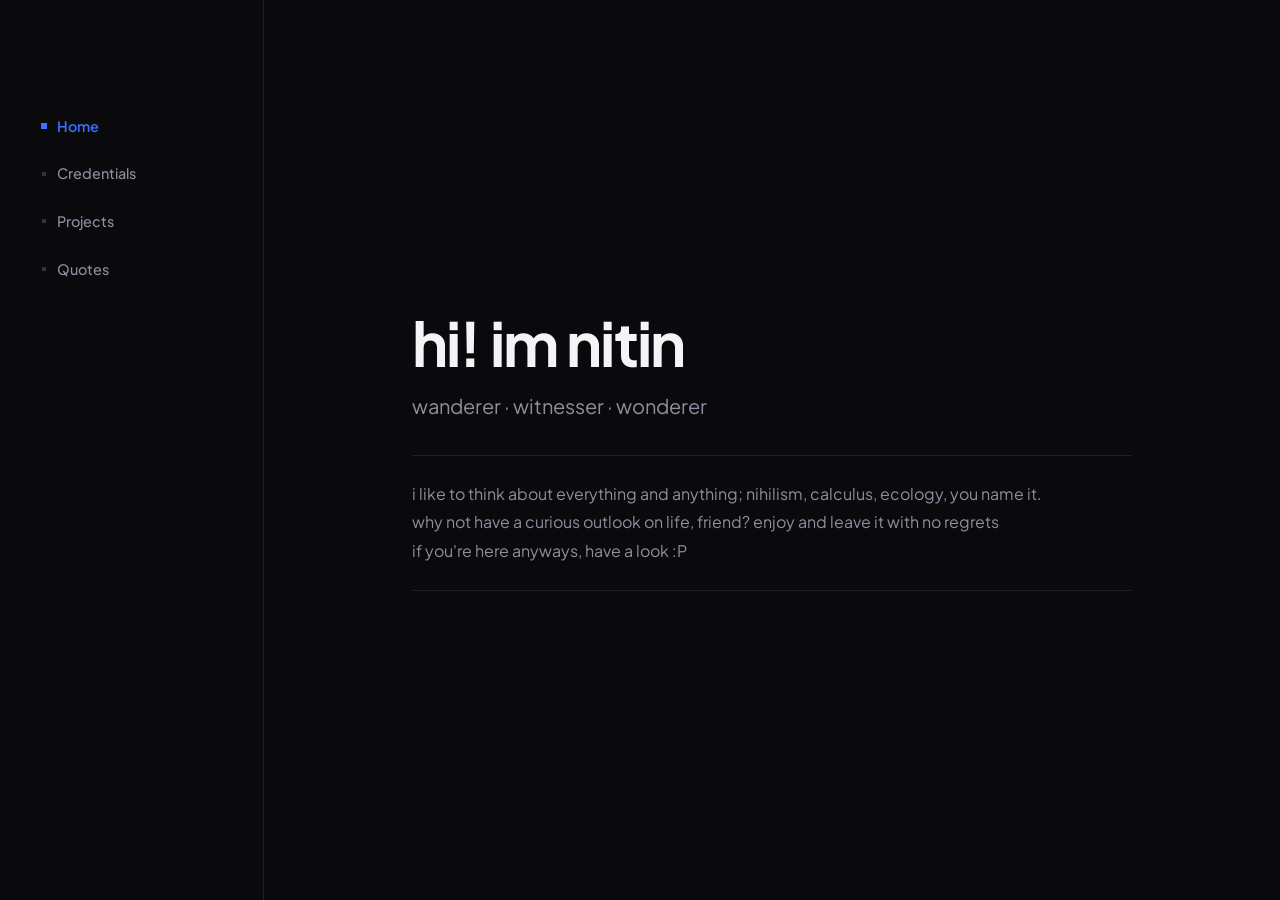
<file: index.html>
<!DOCTYPE html>
<html lang="en">
<head>
  <!-- Standard favicon -->
<link rel="icon" type="image/png" sizes="32x32" href="/favicon-32x32.png" />
<link rel="icon" type="image/png" sizes="16x16" href="/favicon-16x16.png" />
<link rel="shortcut icon" href="/favicon.ico" />

<!-- Apple Touch Icon (iOS) -->
<link rel="apple-touch-icon" sizes="180x180" href="/apple-touch-icon.png" />

<!-- Android Chrome -->
<link rel="manifest" href="/site.webmanifest" />
  <meta charset="UTF-8" />
  <meta name="viewport" content="width=device-width, initial-scale=1.0" />
  <title>Nitin</title>
  <meta name="description" content="Nitin's personal site — computational modelling, interdisciplinary science, and musings on consciousness, existence, and nature." />
  <link rel="stylesheet" href="style.css" />
</head>
<body>

  <div id="progress-bar"></div>

  <aside class="sidebar" id="sidebar">
    <div>
      <nav class="sidebar-nav">
        <ul>
          <li><a href="/" class="active">Home</a></li>
          <li><a href="credentials">Credentials</a></li>
          <li><a href="projects">Projects</a></li>
          <li><a href="quotes">Quotes</a></li>
        </ul>
      </nav>
    </div>
  </aside>

  <button class="sidebar-toggle" id="sidebarToggle" aria-label="Toggle menu">
    <span></span><span></span><span></span>
  </button>
  <div class="sidebar-scrim" id="sidebarScrim"></div>

  <main class="main-content">

    <section class="page-section hero" id="hero">
      <div class="container">
        <h1>hi! im nitin</h1>
        <p class="subtitle">wanderer · witnesser · wonderer</p>
        
        <div class="bio">
          <blockquote class="hero-poem">
            <p>i like to think about everything and anything; nihilism, calculus, ecology, you name it.</p>
            <p>why not have a curious outlook on life, friend? enjoy and leave it with no regrets</p>
             <p>if you're here anyways, have a look :P</p>
  </blockquote>
</div>
      </div>
    </section>
  </main>
  <script src="script.js"></script>
</body>
</html>
</file>
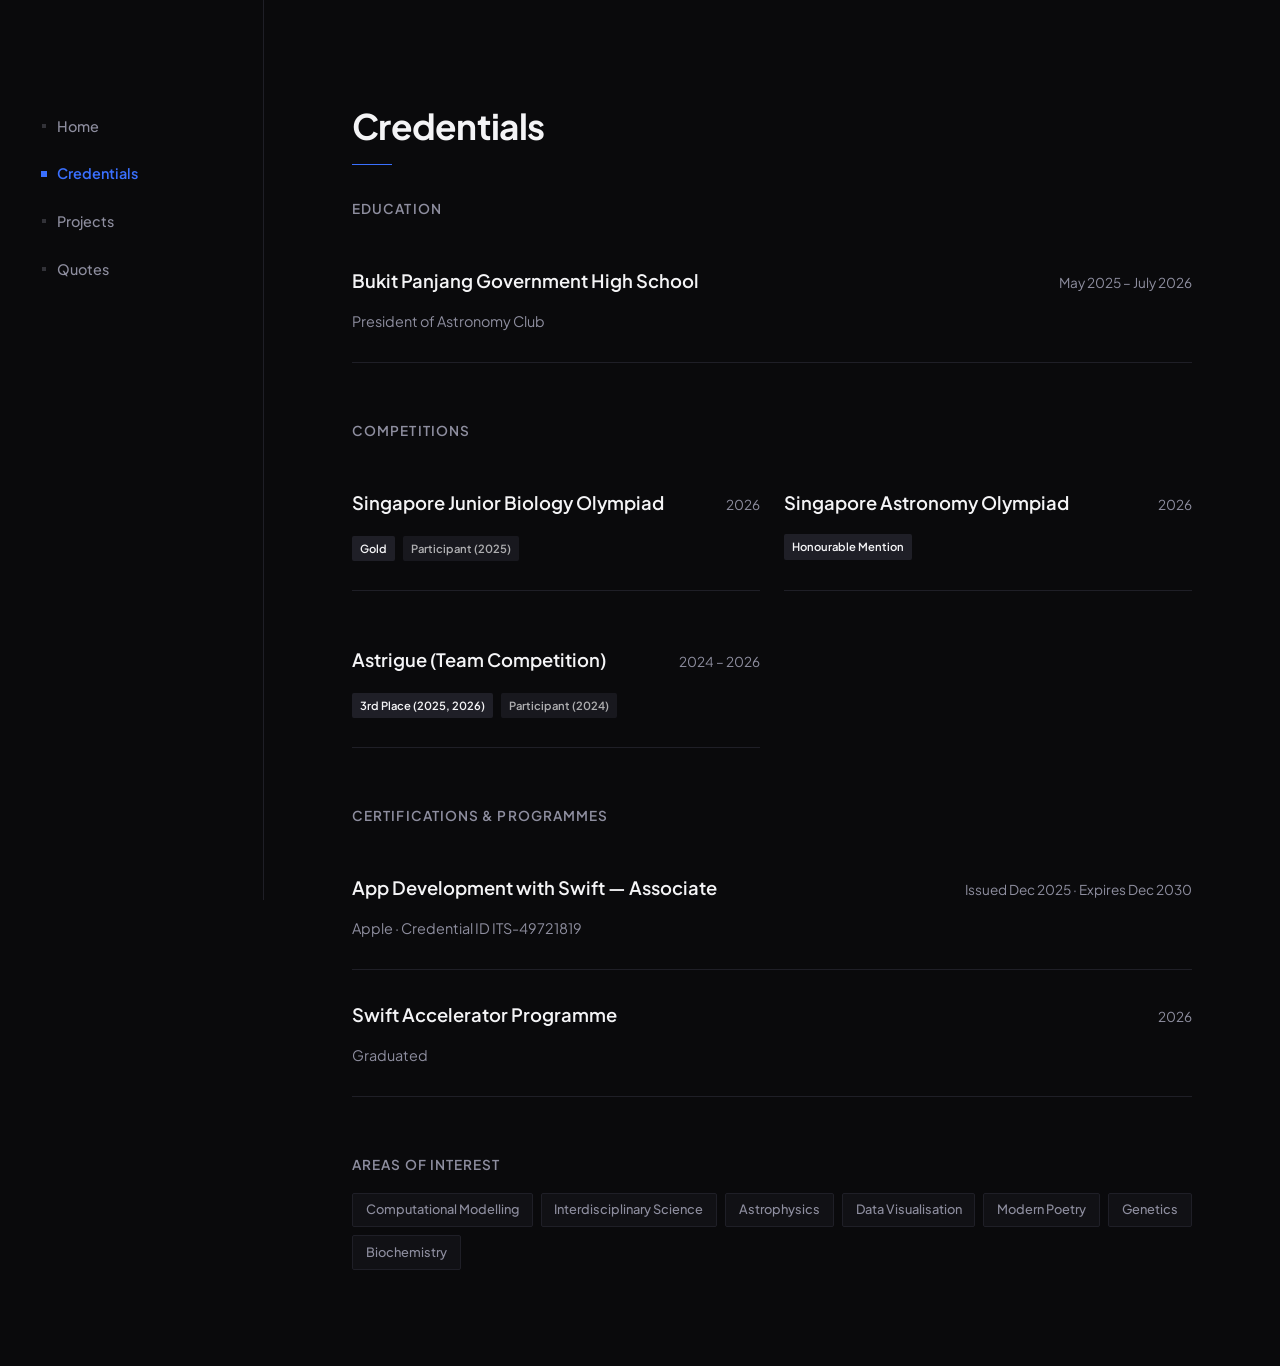
<file: credentials.html>
<!DOCTYPE html>
<html lang="en">
<head>
<meta charset="UTF-8" />
<meta name="viewport" content="width=device-width, initial-scale=1.0" />
<title>Credentials</title>
<meta name="description" content="Formal credentials, education, competitions, and certifications for Nitin Ramesh." />
<link rel="stylesheet" href="style.css" />
</head>
<body>

<div id="progress-bar"></div>

<aside class="sidebar" id="sidebar">
  <div>
    <nav class="sidebar-nav">
      <ul>
        <li><a href="/">Home</a></li>
        <li><a href="credentials" class="active">Credentials</a></li>
        <li><a href="projects">Projects</a></li>
        <li><a href="quotes">Quotes</a></li>
      </ul>
    </nav>
  </div>
</aside>

<button class="sidebar-toggle" id="sidebarToggle" aria-label="Toggle menu">
  <span></span><span></span><span></span>
</button>
<div class="sidebar-scrim" id="sidebarScrim"></div>

<main class="main-content">

  <section id="credentials" class="page-section" style="min-height: auto;">
    <div class="container reveal">
      <h2>Credentials</h2>
      <div class="section-divider"></div>

      <div class="cred-block">
        <h3>Education</h3>
        <div class="cred-card">
          <div class="cred-card-top">
            <span class="cred-card-title">Bukit Panjang Government High School</span>
            <span class="cred-card-meta">May 2025 – July 2026</span>
          </div>
          <p class="cred-card-sub">President of Astronomy Club</p>
        </div>
      </div>

      <div class="cred-block">
        <h3>Competitions</h3>
        <div class="cred-grid">
          <div class="cred-card">
            <div class="cred-card-top">
              <span class="cred-card-title">Singapore Junior Biology Olympiad</span>
              <span class="cred-card-meta">2026</span>
            </div>
            <div style="display: flex; gap: 0.5rem; flex-wrap: wrap; margin-top: 0.6rem;">
              <span class="badge" style="margin-top: 0;">Gold</span>
              <span class="badge" style="margin-top: 0; opacity: 0.7;">Participant (2025)</span>
            </div>
          </div>
          <div class="cred-card">
            <div class="cred-card-top">
              <span class="cred-card-title">Singapore Astronomy Olympiad</span>
              <span class="cred-card-meta">2026</span>
            </div>
            <span class="badge">Honourable Mention</span>
          </div>
          <div class="cred-card">
            <div class="cred-card-top">
              <span class="cred-card-title">Astrigue (Team Competition)</span>
              <span class="cred-card-meta">2024 – 2026</span>
            </div>
            <div style="display: flex; gap: 0.5rem; flex-wrap: wrap; margin-top: 0.6rem;">
              <span class="badge" style="margin-top: 0;">3rd Place (2025, 2026)</span>
              <span class="badge" style="margin-top: 0; opacity: 0.7;">Participant (2024)</span>
            </div>
          </div>
        </div>
      </div>

      <div class="cred-block">
        <h3>Certifications &amp; Programmes</h3>
        <div class="cred-card">
          <div class="cred-card-top">
            <span class="cred-card-title">App Development with Swift — Associate</span>
            <span class="cred-card-meta">Issued Dec 2025 · Expires Dec 2030</span>
          </div>
          <p class="cred-card-sub">Apple · Credential ID ITS-49721819</p>
        </div>
        <div class="cred-card">
          <div class="cred-card-top">
            <span class="cred-card-title">Swift Accelerator Programme</span>
            <span class="cred-card-meta">2026</span>
          </div>
          <p class="cred-card-sub">Graduated</p>
        </div>
      </div>

      <div class="cred-block">
        <h3>Areas of Interest</h3>
        <div class="pill-row">
          <span class="pill">Computational Modelling</span>
          <span class="pill">Interdisciplinary Science</span>
          <span class="pill">Astrophysics</span>
          <span class="pill">Data Visualisation</span>
          <span class="pill">Modern Poetry</span>
          <span class="pill">Genetics</span>
          <span class="pill">Biochemistry</span>
        </div>
      </div>
    </div>
  </section>
</main>
<script src="quotes-data.js"></script>
<script src="script.js"></script>
</body>
</html>
</file>
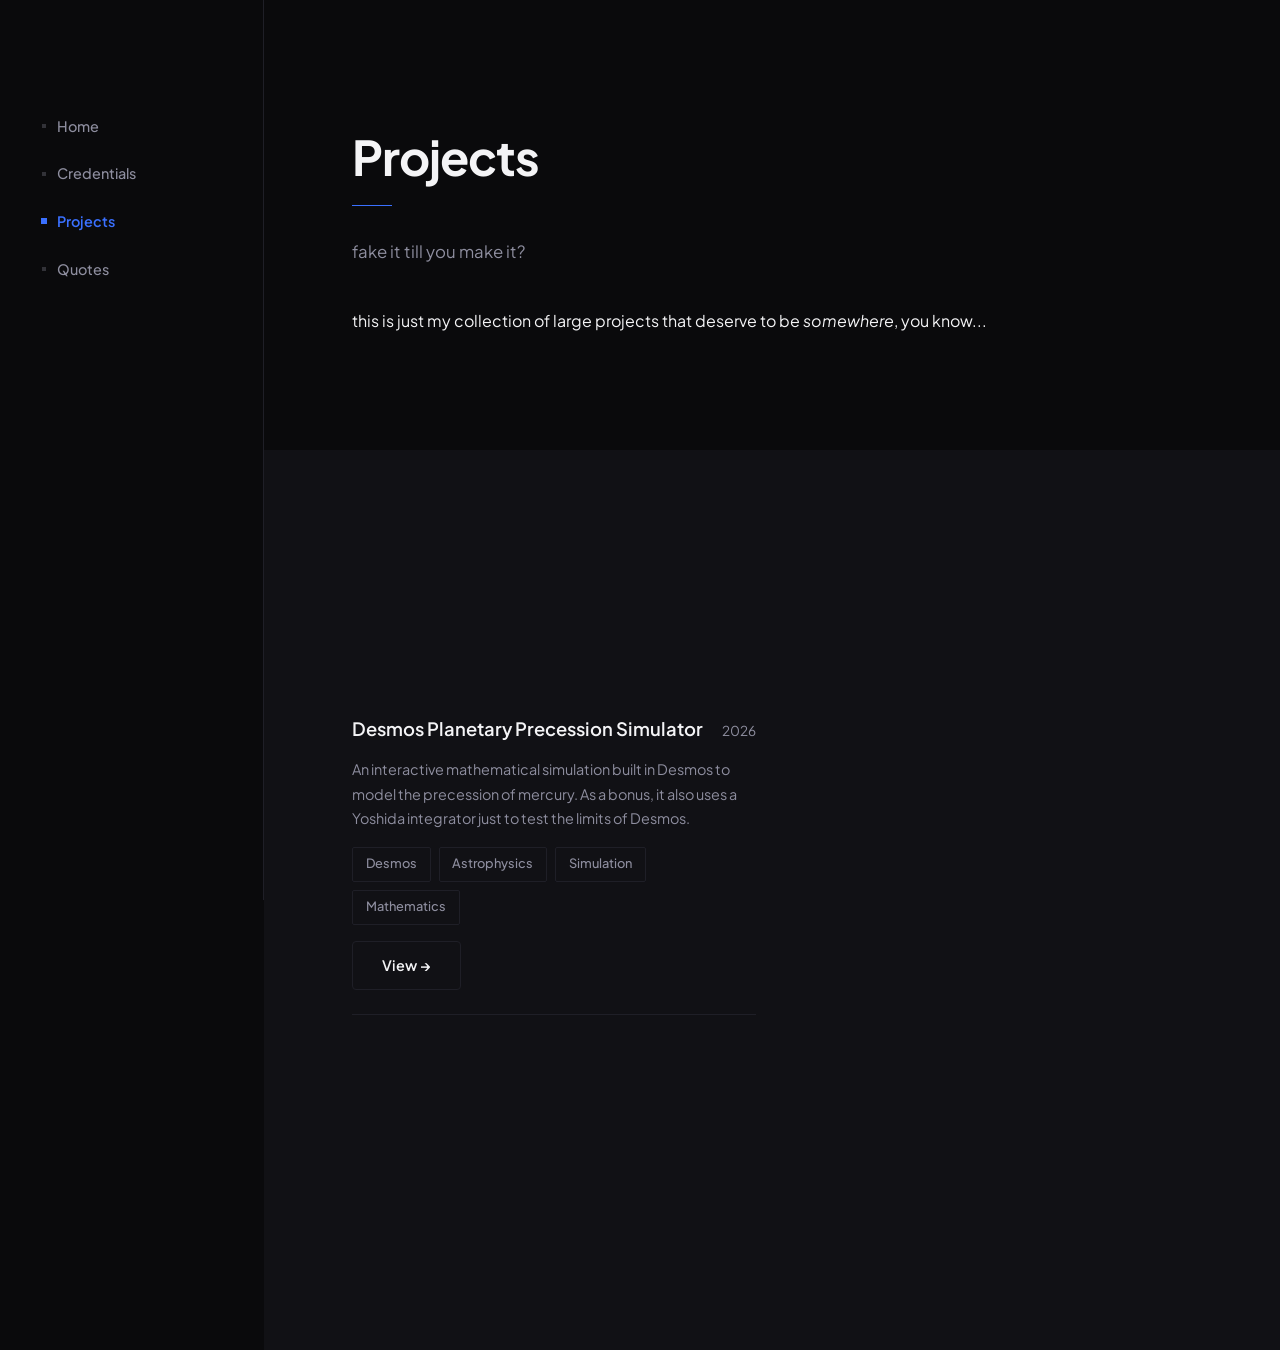
<file: projects.html>
<!DOCTYPE html>
<html lang="en">
<head>
  <meta charset="UTF-8" />
  <meta name="viewport" content="width=device-width, initial-scale=1.0" />
  <title>Projects</title>
  <meta name="description" content="Things Nitin has built — apps, simulators, and other projects." />
  <link rel="stylesheet" href="style.css" />
</head>
<body>

  <div id="progress-bar"></div>

  <aside class="sidebar" id="sidebar">
    <div>
      <nav class="sidebar-nav">
        <ul>
          <li><a href="/">Home</a></li>
          <li><a href="credentials">Credentials</a></li>
          <li><a href="projects" class="active">Projects</a></li>
          <li><a href="quotes">Quotes</a></li>
        </ul>
      </nav>
    </div>
  </aside>

  <button class="sidebar-toggle" id="sidebarToggle" aria-label="Toggle menu">
    <span></span><span></span><span></span>
  </button>
  <div class="sidebar-scrim" id="sidebarScrim"></div>

  <main class="main-content">

    <section class="page-section" id="projects-hero" style="min-height: 50vh;">
      <div class="container">
        <h2 style="font-size: 3rem;">Projects</h2>
        <div class="section-divider"></div>
        <p class="section-intro">fake it till you make it?</p>
        <p>this is just my collection of large projects that deserve to be <em>somewhere</em>, you know...</p>
      </div>
    </section>

    <section class="page-section" style="padding-top: 0;">
      <div class="container reveal">
        <div class="projects-grid" id="projectsGrid">
          <!-- Projects will be injected here -->
        </div>
      </div>
    </section>
  </main>
  <script src="projects-data.js"></script>
  <script src="script.js"></script>
</body>
</html>
</file>
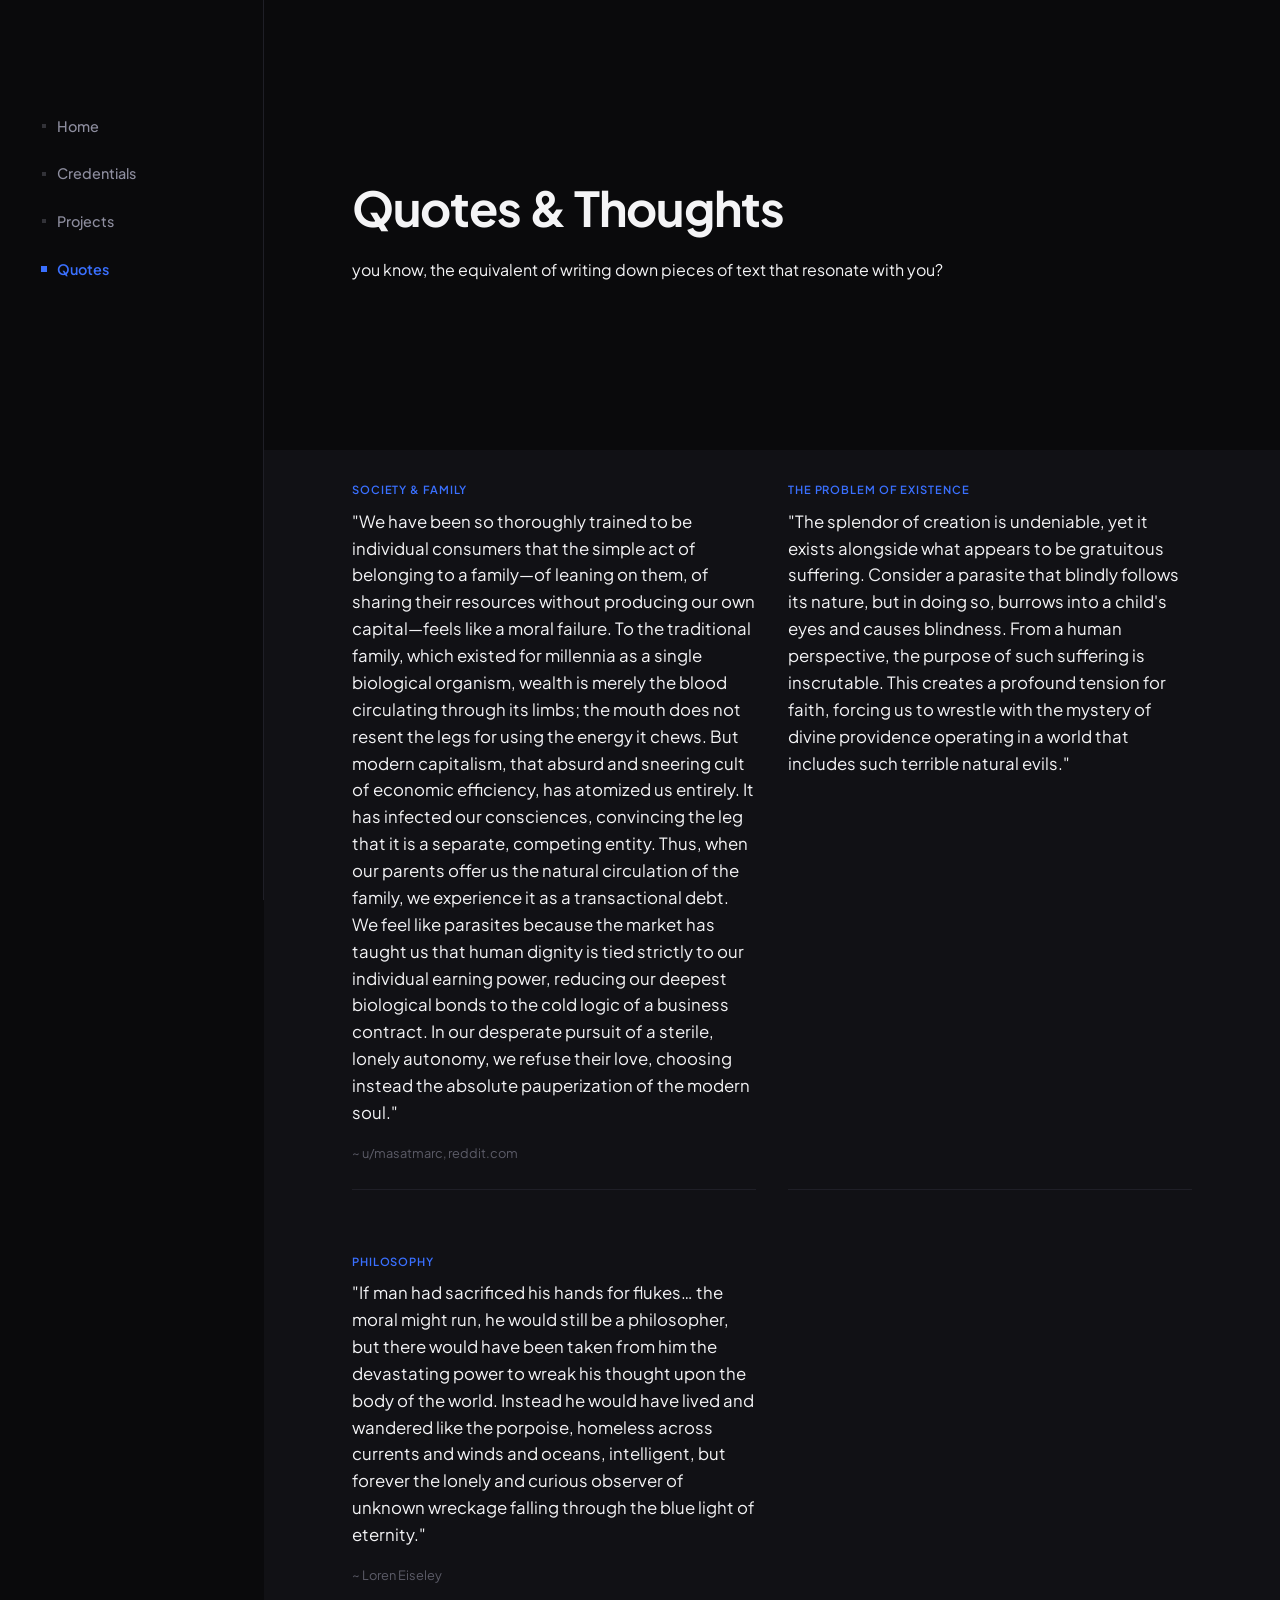
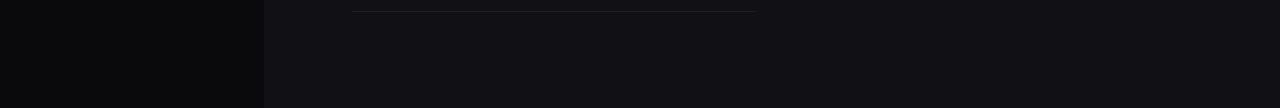
<file: quotes.html>
<!DOCTYPE html>
<html lang="en">
<head>
  <meta charset="UTF-8" />
  <meta name="viewport" content="width=device-width, initial-scale=1.0" />
  <title>Quotes</title>
  <meta name="description" content="you know, the equivalent of writing down pieces of text that resonate with you?" />
  <link rel="stylesheet" href="style.css" />
</head>
<body>

  <div id="progress-bar"></div>

  <aside class="sidebar" id="sidebar">
    <div>
      <nav class="sidebar-nav">
        <ul>
          <li><a href="/">Home</a></li>
          <li><a href="credentials">Credentials</a></li>
          <li><a href="projects">Projects</a></li>
          <li><a href="quotes" class="active">Quotes</a></li>
        </ul>
      </nav>
    </div>
  </aside>

  <button class="sidebar-toggle" id="sidebarToggle" aria-label="Toggle menu">
    <span></span><span></span><span></span>
  </button>
  <div class="sidebar-scrim" id="sidebarScrim"></div>

  <main class="main-content">

    <section class="page-section" id="quotes-hero" style="min-height: 50vh;">
      <div class="container">
        <h2 style="font-size: 3rem;">Quotes &amp; Thoughts</h2>
        <p>you know, the equivalent of writing down pieces of text that resonate with you?</p>
      </div>
    </section>

    <section class="page-section" style="padding-top: 0;">
      <div class="container reveal">
        <div class="quotes-grid" id="quotesGrid">
          <!-- Quotes will be injected here -->
        </div>
      </div>
    </section>

  </main>

  <script src="quotes-data.js"></script>
  <script src="script.js"></script>
</body>
</html>
</file>
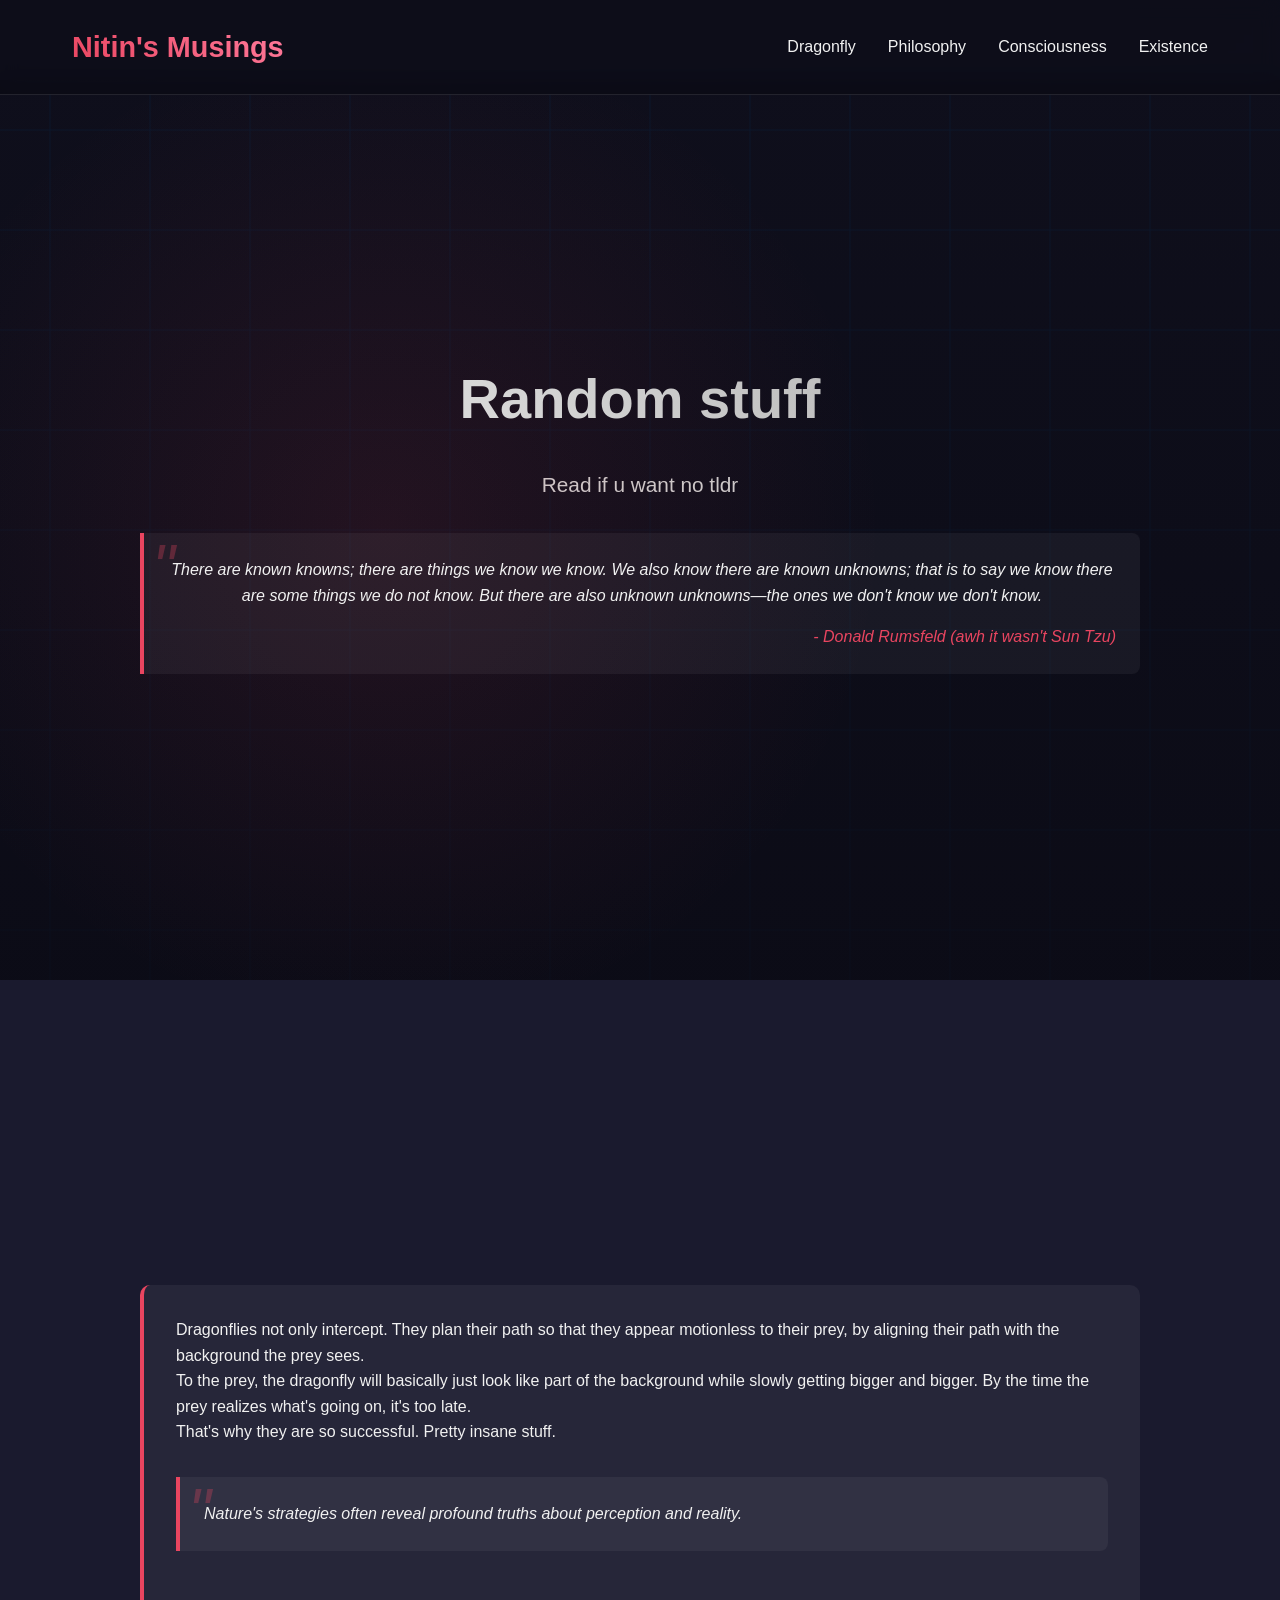
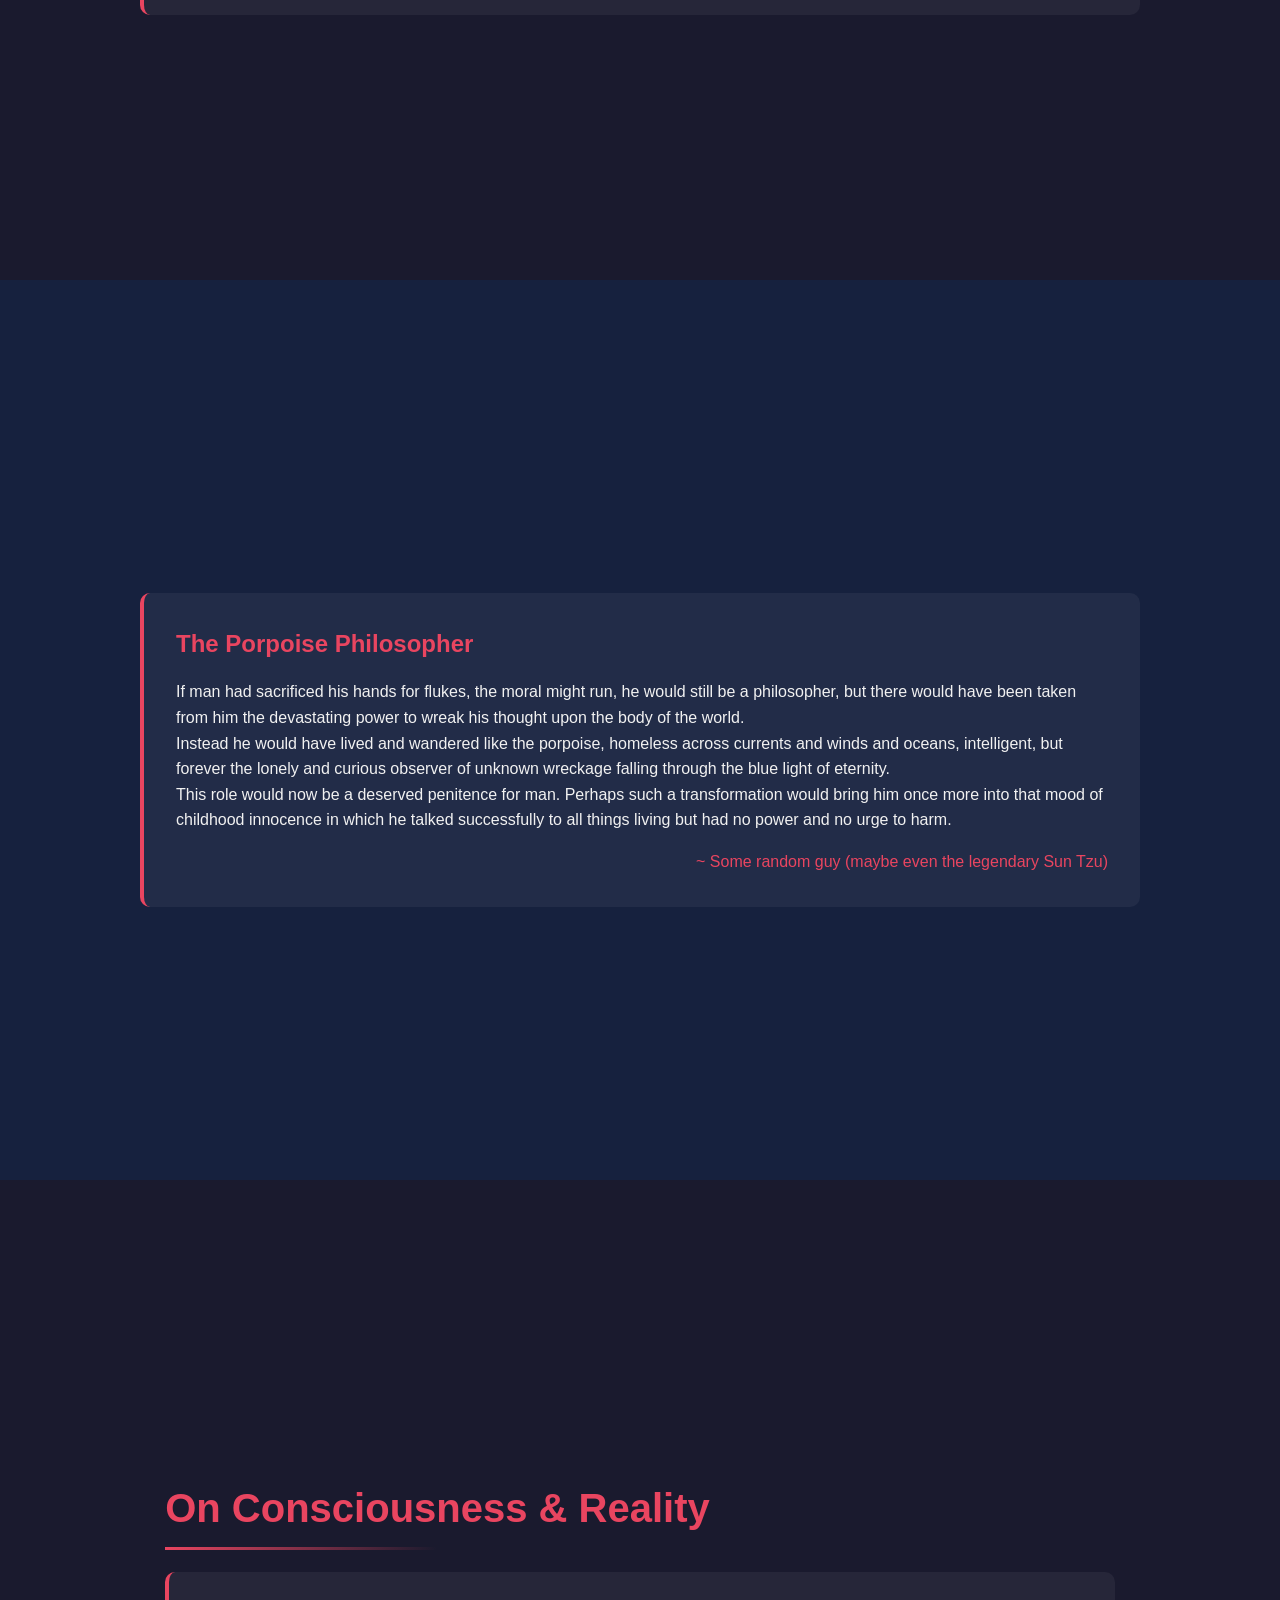
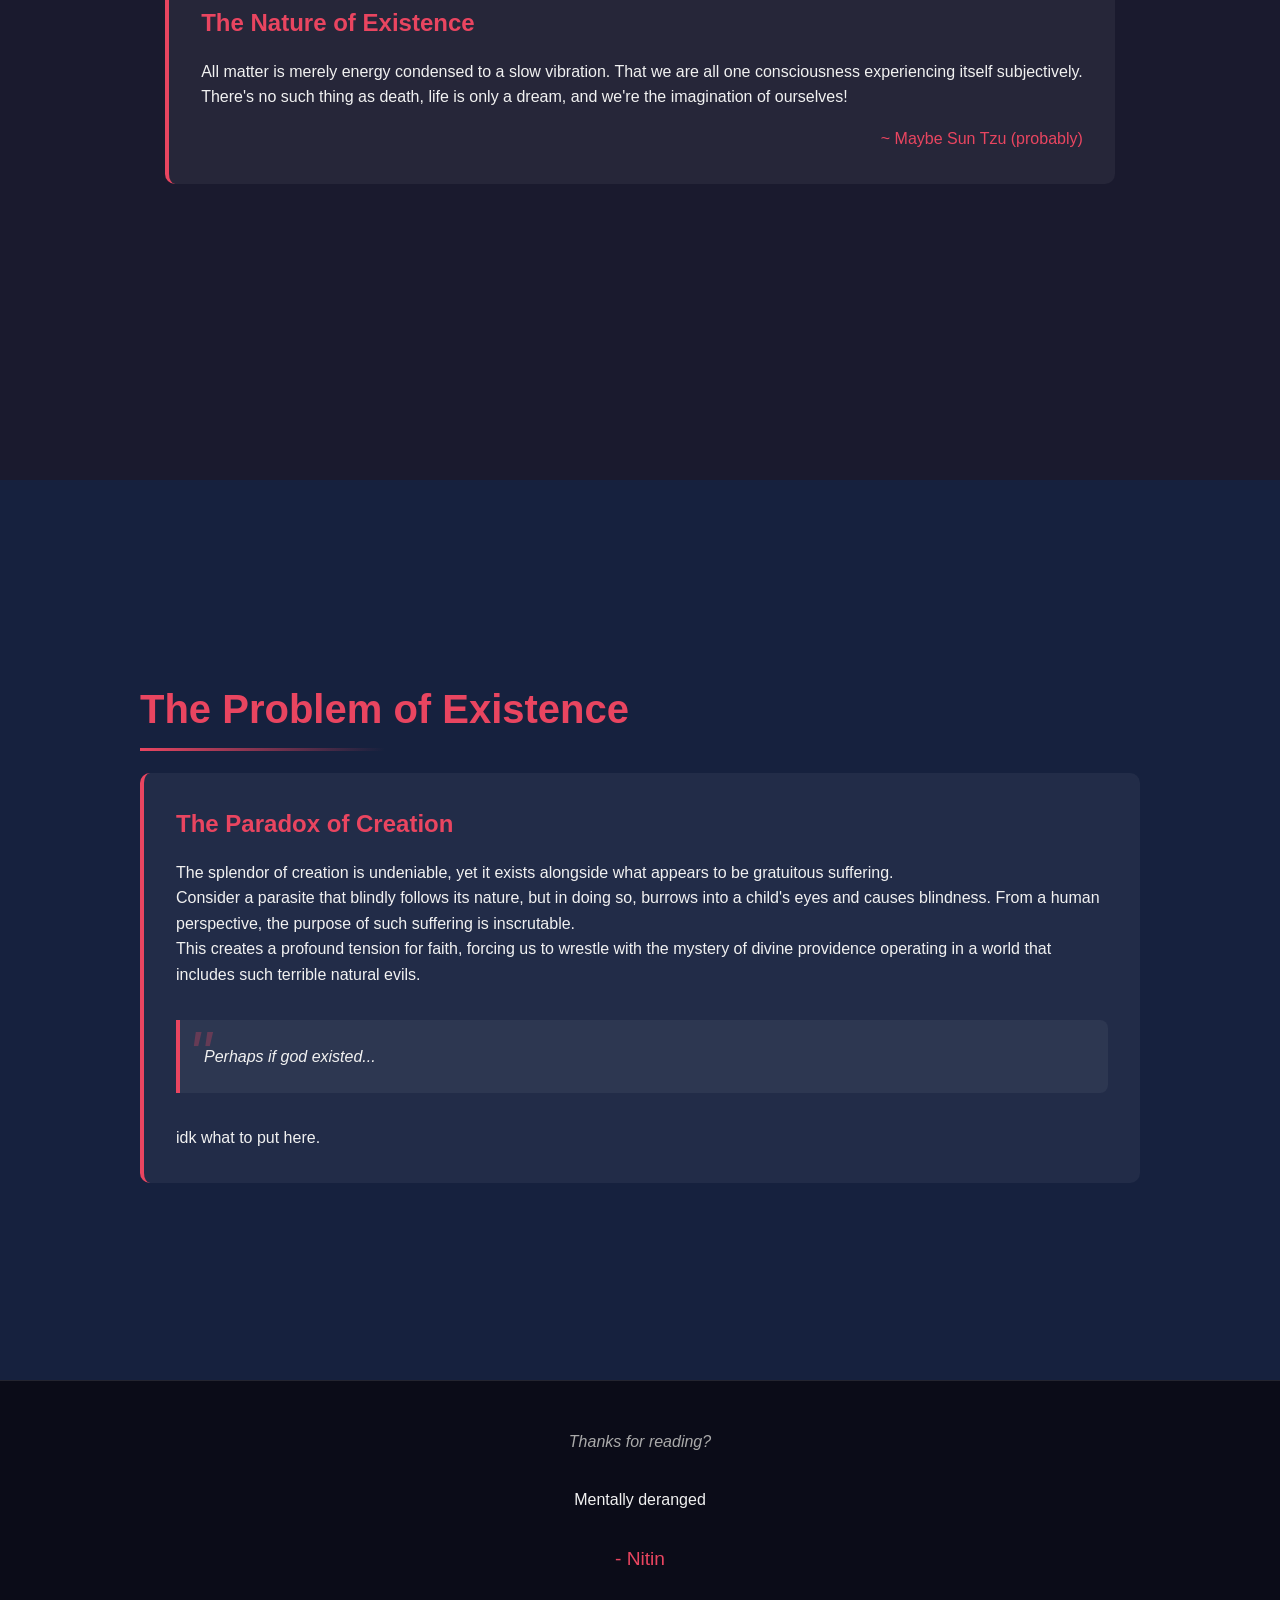
<file: website.html>
<!DOCTYPE html>
<html lang="en">
<head>
    <meta charset="UTF-8">
    <meta name="viewport" content="width=device-width, initial-scale=1.0">
    <title>Nitin's "website"</title>
    <style>
        * {
            margin: 0;
            padding: 0;
            box-sizing: border-box;
            font-family: 'Segoe UI', Tahoma, Geneva, Verdana, sans-serif;
        }
        
        :root {
            --primary: #1a1a2e;
            --secondary: #16213e;
            --accent: #0f3460;
            --highlight: #e94560;
            --text: #f1f1f1;
        }
        
        body {
            background: linear-gradient(135deg, var(--primary), var(--secondary));
            color: var(--text);
            line-height: 1.6;
            overflow-x: hidden;
        }
        
        header {
            background-color: rgba(10, 10, 20, 0.8);
            padding: 1.5rem 0;
            position: fixed;
            width: 100%;
            top: 0;
            z-index: 1000;
            backdrop-filter: blur(10px);
            border-bottom: 1px solid rgba(255, 255, 255, 0.1);
        }
        
        nav {
            display: flex;
            justify-content: space-between;
            align-items: center;
            max-width: 1200px;
            margin: 0 auto;
            padding: 0 2rem;
        }
        
        .logo {
            font-size: 1.8rem;
            font-weight: 700;
            background: linear-gradient(45deg, var(--highlight), #ff7b9c);
            -webkit-background-clip: text;
            background-clip: text;
            color: transparent;
        }
        
        .nav-links {
            display: flex;
            list-style: none;
            gap: 2rem;
        }
        
        .nav-links a {
            color: var(--text);
            text-decoration: none;
            font-weight: 500;
            transition: color 0.3s;
            position: relative;
        }
        
        .nav-links a:hover {
            color: var(--highlight);
        }
        
        .nav-links a::after {
            content: '';
            position: absolute;
            width: 0;
            height: 2px;
            bottom: -5px;
            left: 0;
            background-color: var(--highlight);
            transition: width 0.3s;
        }
        
        .nav-links a:hover::after {
            width: 100%;
        }
        
        main {
            margin-top: 80px;
        }
        
        section {
            padding: 6rem 2rem;
            min-height: 100vh;
            display: flex;
            flex-direction: column;
            justify-content: center;
        }
        
        .hero {
            background: linear-gradient(rgba(10, 10, 20, 0.7), rgba(10, 10, 20, 0.9)), 
                        url('data:image/svg+xml;utf8,<svg xmlns="http://www.w3.org/2000/svg" width="100" height="100" viewBox="0 0 100 100"><rect width="100" height="100" fill="%231a1a2e"/><path d="M0 50 L100 50 M50 0 L50 100" stroke="%230f3460" stroke-width="1"/></svg>');
            text-align: center;
            position: relative;
            overflow: hidden;
        }
        
        .hero::before {
            content: '';
            position: absolute;
            top: 0;
            left: 0;
            width: 100%;
            height: 100%;
            background: radial-gradient(circle at 30% 50%, rgba(233, 69, 96, 0.1) 0%, transparent 50%);
        }
        
        .hero h1 {
            font-size: 3.5rem;
            margin-bottom: 1.5rem;
            background: linear-gradient(45deg, var(--text), #a8a8a8);
            -webkit-background-clip: text;
            background-clip: text;
            color: transparent;
            position: relative;
        }
        
        .hero p {
            font-size: 1.3rem;
            max-width: 700px;
            margin: 0 auto 2rem;
            color: #cccccc;
        }
        
        .quote {
            font-style: italic;
            margin: 2rem 0;
            padding: 1.5rem;
            border-left: 4px solid var(--highlight);
            background: rgba(255, 255, 255, 0.05);
            border-radius: 0 8px 8px 0;
            position: relative;
        }
        
        .quote::before {
            content: '"';
            font-size: 4rem;
            position: absolute;
            top: -1rem;
            left: 0.5rem;
            opacity: 0.3;
            color: var(--highlight);
        }
        
        .quote-author {
            text-align: right;
            font-weight: 500;
            margin-top: 1rem;
            color: var(--highlight);
        }
        
        .content-section {
            background: var(--secondary);
            position: relative;
        }
        
        .content-section:nth-child(even) {
            background: var(--primary);
        }
        
        .container {
            max-width: 1000px;
            margin: 0 auto;
        }
        
        h2 {
            font-size: 2.5rem;
            margin-bottom: 2rem;
            color: var(--highlight);
            position: relative;
            display: inline-block;
        }
        
        h2::after {
            content: '';
            position: absolute;
            width: 50%;
            height: 3px;
            bottom: -10px;
            left: 0;
            background: linear-gradient(90deg, var(--highlight), transparent);
        }
        
        .dragonfly-section {
            display: grid;
            grid-template-columns: 1fr;
            gap: 2rem;
        }
        
        .thought-section {
            display: flex;
            flex-direction: column;
            gap: 2rem;
        }
        
        .thought-card {
            background: rgba(255, 255, 255, 0.05);
            padding: 2rem;
            border-radius: 10px;
            border-left: 4px solid var(--highlight);
            transition: transform 0.3s, background 0.3s;
        }
        
        .thought-card:hover {
            transform: translateY(-5px);
            background: rgba(255, 255, 255, 0.08);
        }
        
        .thought-card h3 {
            color: var(--highlight);
            margin-bottom: 1rem;
            font-size: 1.5rem;
        }
        
        footer {
            background: rgba(10, 10, 20, 0.9);
            padding: 3rem 2rem;
            text-align: center;
            border-top: 1px solid rgba(255, 255, 255, 0.1);
        }
        
        .footer-content {
            max-width: 800px;
            margin: 0 auto;
        }
        
        .footer-quote {
            font-style: italic;
            margin-bottom: 2rem;
            color: #aaaaaa;
        }
        
        .signature {
            font-size: 1.2rem;
            color: var(--highlight);
            margin-top: 2rem;
        }
        
        @media (max-width: 768px) {
            .nav-links {
                display: none;
            }
            
            .hero h1 {
                font-size: 2.5rem;
            }
            
            section {
                padding: 4rem 1rem;
            }
        }
    </style>
</head>
<body>
    <header>
        <nav>
            <div class="logo">Nitin's Musings</div>
            <ul class="nav-links">
                <li><a href="#dragonfly">Dragonfly</a></li>
                <li><a href="#philosophy">Philosophy</a></li>
                <li><a href="#consciousness">Consciousness</a></li>
                <li><a href="#existence">Existence</a></li>
            </ul>
        </nav>
    </header>

    <main>
        <section class="hero">
            <div class="container">
                <h1>Random stuff</h1>
                <p>Read if u want  no tldr</p>
                <div class="quote">
                    There are known knowns; there are things we know we know. We also know there are known unknowns; that is to say we know there are some things we do not know. But there are also unknown unknowns—the ones we don't know we don't know.
                    <div class="quote-author">- Donald Rumsfeld (awh it wasn't Sun Tzu)</div>
                </div>
            </div>
        </section>

        <section id="dragonfly" class="content-section">
            <div class="container">
                <h2> </h2>
                <div class="dragonfly-section">
                    <div class="thought-card">
                        <p>Dragonflies not only intercept. They plan their path so that they appear motionless to their prey, by aligning their path with the background the prey sees.</p>
                        <p>To the prey, the dragonfly will basically just look like part of the background while slowly getting bigger and bigger. By the time the prey realizes what's going on, it's too late.</p>
                        <p>That's why they are so successful. Pretty insane stuff.</p>
                        <div class="quote">
                            Nature's strategies often reveal profound truths about perception and reality.
                        </div>
                    </div>
                </div>
            </div>
        </section>

        <section id="philosophy" class="content-section">
            <div class="container">
                <h2> </h2>
                <div class="thought-section">
                    <div class="thought-card">
                        <h3>The Porpoise Philosopher</h3>
                        <p>If man had sacrificed his hands for flukes, the moral might run, he would still be a philosopher, but there would have been taken from him the devastating power to wreak his thought upon the body of the world.</p>
                        <p>Instead he would have lived and wandered like the porpoise, homeless across currents and winds and oceans, intelligent, but forever the lonely and curious observer of unknown wreckage falling through the blue light of eternity.</p>
                        <p>This role would now be a deserved penitence for man. Perhaps such a transformation would bring him once more into that mood of childhood innocence in which he talked successfully to all things living but had no power and no urge to harm.</p>
                        <div class="quote-author">~ Some random guy (maybe even the legendary Sun Tzu)</div>
                    </div>
                </div>
            </div>
        </section>

        <section id="consciousness" class="content-section">
            <div class="container">
                <h2>On Consciousness & Reality</h2>
                <div class="thought-section">
                    <div class="thought-card">
                        <h3>The Nature of Existence</h3>
                        <p>All matter is merely energy condensed to a slow vibration. That we are all one consciousness experiencing itself subjectively.</p>
                        <p>There's no such thing as death, life is only a dream, and we're the imagination of ourselves!</p>
                        <div class="quote-author">~ Maybe Sun Tzu (probably)</div>
                    </div>
                </div>
            </div>
        </section>

        <section id="existence" class="content-section">
            <div class="container">
                <h2>The Problem of Existence</h2>
                <div class="thought-section">
                    <div class="thought-card">
                        <h3>The Paradox of Creation</h3>
                        <p>The splendor of creation is undeniable, yet it exists alongside what appears to be gratuitous suffering.</p>
                        <p>Consider a parasite that blindly follows its nature, but in doing so, burrows into a child's eyes and causes blindness. From a human perspective, the purpose of such suffering is inscrutable.</p>
                        <p>This creates a profound tension for faith, forcing us to wrestle with the mystery of divine providence operating in a world that includes such terrible natural evils.</p>
                        <div class="quote">
                            Perhaps if god existed...
                        </div>
                        <p>idk what to put here.</p>
                    </div>
                </div>
            </div>
        </section>
    </main>

    <footer>
        <div class="footer-content">
            <p class="footer-quote">Thanks for reading?</p>
            <p>Mentally deranged</p>
            <p class="signature">- Nitin</p>
        </div>
    </footer>

    <script>
        // Smooth scrolling for navigation links
        document.querySelectorAll('a[href^="#"]').forEach(anchor => {
            anchor.addEventListener('click', function (e) {
                e.preventDefault();
                const target = document.querySelector(this.getAttribute('href'));
                if (target) {
                    target.scrollIntoView({
                        behavior: 'smooth',
                        block: 'start'
                    });
                }
            });
        });

        // Navbar background change on scroll
        window.addEventListener('scroll', function() {
            const header = document.querySelector('header');
            if (window.scrollY > 100) {
                header.style.background = 'rgba(10, 10, 20, 0.95)';
            } else {
                header.style.background = 'rgba(10, 10, 20, 0.8)';
            }
        });

        // Add fade-in animation to sections
        const observerOptions = {
            threshold: 0.1,
            rootMargin: '0px 0px -50px 0px'
        };

        const observer = new IntersectionObserver(function(entries) {
            entries.forEach(entry => {
                if (entry.isIntersecting) {
                    entry.target.style.opacity = 1;
                    entry.target.style.transform = 'translateY(0)';
                }
            });
        }, observerOptions);

        document.querySelectorAll('section').forEach(section => {
            section.style.opacity = 0;
            section.style.transform = 'translateY(20px)';
            section.style.transition = 'opacity 0.6s ease, transform 0.6s ease';
            observer.observe(section);
        });
    </script>
</body>
</html>
</file>
<file: style.css>
@import url('https://fonts.googleapis.com/css2?family=Plus+Jakarta+Sans:ital,wght@0,400;0,500;0,600;0,700;1,400;1,500&display=swap');

/* --- Reset & Base --- */
* {
  margin: 0;
  padding: 0;
  box-sizing: border-box;
}

:root {

  --bg-primary: #0A0A0C;        
  --bg-secondary: #111115;     
  --bg-card: #15151A;            
  --bg-card-hover: #1A1A22;      
  --text-primary: #F4F4F6;        
  --text-secondary: #8E8E9F;    
  --highlight: #3A70FF;          
  --highlight-soft: #608CFF;
  --border-color: #1F1F27;      
  --shadow-color: transparent;   
  --sidebar-bg: #0A0A0C;
  --sidebar-width: 264px;


  --font-display: 'Plus Jakarta Sans', system-ui, sans-serif;
  --font-body: 'Plus Jakarta Sans', system-ui, sans-serif;
}

html {
  scroll-behavior: smooth;
}

body {
  font-family: var(--font-body);
  background: var(--bg-primary);
  color: var(--text-primary);
  line-height: 1.7;
  overflow-x: hidden;
}

@media (prefers-reduced-motion: reduce) {
  html { scroll-behavior: auto; }
  *, *::before, *::after {
    animation-duration: 0.01ms !important;
    animation-iteration-count: 1 !important;
    transition-duration: 0.01ms !important;
    scroll-behavior: auto !important;
  }
}

a { color: inherit; }

#progress-bar {
  position: fixed;
  top: 0;
  left: 0;
  height: 2px;
  background: var(--highlight);
  width: 0%;
  z-index: 1200;
  transition: width 0.1s;
}
.sidebar {
  position: fixed;
  top: 0;
  left: 0;
  width: var(--sidebar-width);
  height: 100vh;
  background: var(--sidebar-bg);
  border-right: 1px solid var(--border-color);
  display: flex;
  flex-direction: column;
  justify-content: space-between;
  padding: 2.5rem 1.8rem;
  z-index: 1000;
  transition: transform 0.35s ease;
}

.brand {
  display: flex;
  align-items: center;
  gap: 0.85rem;
  text-decoration: none;
}

.brand-orbit {
  position: relative;
  width: 16px;
  height: 16px;
  flex-shrink: 0;
}

.brand-planet {
  position: absolute;
  inset: 0;
  border-radius: 2px;
  background: var(--highlight);
}

.brand-ring, .brand-dot {
  display: none; 
}

.brand-text {
  font-family: var(--font-display);
  font-weight: 700;
  font-size: 1.3rem;
  letter-spacing: -0.02em;
  line-height: 1.2;
  color: var(--text-primary);
}

.brand-text small {
  display: block;
  font-family: var(--font-body);
  font-weight: 500;
  font-size: 0.65rem;
  letter-spacing: 0.12em;
  text-transform: uppercase;
  color: var(--text-secondary);
  margin-top: 0.25rem;
}

.sidebar-nav {
  margin-top: 4rem;
  flex: 1;
}

.sidebar-nav ul {
  list-style: none;
  display: flex;
  flex-direction: column;
  gap: 0.25rem;
}

.sidebar-nav a {
  display: flex;
  align-items: center;
  gap: 0.7rem;
  text-decoration: none;
  color: var(--text-secondary);
  font-weight: 500;
  font-size: 0.9rem;
  padding: 0.6rem 0.8rem;
  border-radius: 4px;
  position: relative;
  transition: color 0.2s, background 0.2s;
}

.sidebar-nav a::before {
  content: '';
  width: 4px;
  height: 4px;
  background: var(--text-secondary);
  opacity: 0.3;
  flex-shrink: 0;
  transition: all 0.2s;
}

.sidebar-nav a:hover {
  color: var(--text-primary);
  background: var(--bg-card);
}

.sidebar-nav a.active {
  color: var(--highlight);
  background: transparent;
  font-weight: 600;
}

.sidebar-nav a.active::before {
  background: var(--highlight);
  opacity: 1;
  transform: scale(1.5);
}

.sidebar-bottom {
  border-top: 1px solid var(--border-color);
  padding-top: 1.5rem;
}

.sidebar-quote {
  font-family: var(--font-body);
  font-style: normal;
  font-size: 0.85rem;
  color: var(--text-secondary);
  line-height: 1.6;
}


.sidebar-toggle {
  display: none;
  position: fixed;
  top: 1rem;
  right: 1rem;
  z-index: 1300;
  width: 44px;
  height: 44px;
  border-radius: 4px;
  background: var(--sidebar-bg);
  border: 1px solid var(--border-color);
  flex-direction: column;
  align-items: center;
  justify-content: center;
  gap: 5px;
  cursor: pointer;
}

.sidebar-toggle span {
  display: block;
  width: 18px;
  height: 2px;
  background: var(--text-primary);
  transition: all 0.25s;
}

.sidebar-toggle.active span:nth-child(1) { transform: translateY(7px) rotate(45deg); }
.sidebar-toggle.active span:nth-child(2) { opacity: 0; }
.sidebar-toggle.active span:nth-child(3) { transform: translateY(-7px) rotate(-45deg); }

.sidebar-scrim {
  display: none;
  position: fixed;
  inset: 0;
  background: rgba(0, 0, 0, 0.7);
  z-index: 999;
  opacity: 0;
  pointer-events: none;
  transition: opacity 0.3s;
}

.sidebar-scrim.visible {
  opacity: 1;
  pointer-events: auto;
}


.main-content {
  margin-left: var(--sidebar-width);
  min-height: 100vh;
}

.page-section {
  padding: 6rem 4rem;
  min-height: 100vh;
  display: flex;
  flex-direction: column;
  justify-content: center;
}

.page-section:nth-child(even) {
  background: var(--bg-secondary);
}

.container {
  max-width: 840px;
  margin: 0 auto;
  width: 100%;
}


.section-divider {
  width: 40px;
  height: 1px;
  margin-bottom: 2rem;
  background: var(--highlight);
}

.eyebrow {
  font-family: var(--font-body);
  font-size: 0.75rem;
  letter-spacing: 0.12em;
  text-transform: uppercase;
  color: var(--highlight);
  font-weight: 600;
  margin-bottom: 0.5rem;
  display: block;
}

h2 {
  font-size: 2.2rem;
  font-weight: 700;
  letter-spacing: -0.02em;
  margin-bottom: 0.5rem;
  color: var(--text-primary);
}

.section-intro {
  color: var(--text-secondary);
  font-size: 1.05rem;
  margin: 0.8rem 0 2.5rem;
  max-width: 600px;
}


.hero {
  text-align: left;
  background: transparent; /* Removed generic radial mesh blur gradients */
  position: relative;
  min-height: 100vh;
}

.hero .container { max-width: 720px; }

.hero .kicker {
  font-family: var(--font-body);
  font-size: 0.8rem;
  letter-spacing: 0.12em;
  text-transform: uppercase;
  color: var(--highlight);
  font-weight: 600;
  margin-bottom: 1rem;
}

.hero h1 {
  font-size: 3.8rem;
  font-weight: 700;
  letter-spacing: -0.03em;
  line-height: 1.1;
  margin-bottom: 0.8rem;
  color: var(--text-primary);
}

.hero .subtitle {
  font-family: var(--font-body);
  font-style: normal;
  font-size: 1.25rem;
  color: var(--text-secondary);
  margin-bottom: 2rem;
  font-weight: 400;
}

.hero .bio {
  background: transparent;
  padding: 1.5rem 0;
  border-radius: 0;
  border-left: none;
  border-top: 1px solid var(--border-color);
  border-bottom: 1px solid var(--border-color);
  margin-top: 2rem;
}

.hero .bio p {
  color: var(--text-secondary);
  font-size: 1rem;
  line-height: 1.8;
}

.hero .cta-row {
  display: flex;
  gap: 1rem;
  margin-top: 2.5rem;
  flex-wrap: wrap;
}


.thought-card, .cred-card, .project-card, .quote-card {
  background: transparent;
  padding: 1.8rem 0;
  border-radius: 0;
  border: none;
  border-bottom: 1px solid var(--border-color);
  transition: border-color 0.2s;
  margin-bottom: 0;
  box-shadow: none;
}

.thought-card:hover, .cred-card:hover, .project-card:hover, .quote-card:hover {
  transform: none;
  background: transparent;
  border-bottom-color: var(--text-primary);
  box-shadow: none;
}

.thought-card h3, .cred-card-title {
  color: var(--text-primary);
  margin-bottom: 0.5rem;
  font-size: 1.15rem;
  font-weight: 600;
}

.project-card:hover .cred-card-title,
.thought-card:hover h3 {
  color: var(--highlight);
}

.thought-card p {
  color: var(--text-secondary);
  margin-bottom: 0.8rem;
  line-height: 1.75;
}

.thought-card .card-quote {
  font-family: var(--font-body);
  font-style: italic;
  color: var(--text-primary);
  padding: 0.8rem 1.2rem;
  border-left: 2px solid var(--highlight);
  margin: 1rem 0;
  background: var(--bg-secondary);
  border-radius: 2px;
}

.attribution {
  color: var(--text-secondary);
  font-size: 0.8rem;
  margin-top: 0.5rem;
  opacity: 0.6;
}

.btn {
  display: inline-block;
  padding: 0.7rem 1.8rem;
  background: var(--highlight);
  color: #fff;
  text-decoration: none;
  border-radius: 4px;
  font-weight: 600;
  font-size: 0.9rem;
  transition: background 0.2s;
  box-shadow: none;
}

.btn:hover {
  transform: none;
  background: var(--highlight-soft);
  box-shadow: none;
}

.btn-outline {
  display: inline-block;
  padding: 0.7rem 1.8rem;
  background: transparent;
  color: var(--text-primary);
  text-decoration: none;
  border-radius: 4px;
  font-weight: 600;
  font-size: 0.9rem;
  border: 1px solid var(--border-color);
  transition: border-color 0.2s, color 0.2s;
}

.btn-outline:hover {
  border-color: var(--text-primary);
  color: var(--text-primary);
}

/* --- Quote Teaser --- */
.quote-teaser {
  text-align: left;
  padding: 2.5rem 0;
  background: transparent;
  border-radius: 0;
  border: none;
  border-top: 1px solid var(--border-color);
  border-bottom: 1px solid var(--border-color);
}

.quote-teaser p:first-child {
  font-size: 1.2rem;
  color: var(--text-primary);
  font-family: var(--font-body);
  font-weight: 500;
}

.cred-block {
  margin-bottom: 3.5rem;
}

.cred-block:last-child { margin-bottom: 0; }

.cred-block h3 {
  font-size: 0.85rem;
  letter-spacing: 0.08em;
  text-transform: uppercase;
  color: var(--text-secondary);
  margin-bottom: 1rem;
  font-weight: 600;
}

.cred-card-top {
  display: flex;
  justify-content: space-between;
  align-items: baseline;
  gap: 1rem;
  flex-wrap: wrap;
}

.cred-card-meta {
  color: var(--text-secondary);
  font-size: 0.85rem;
  white-space: nowrap;
}

.cred-card-sub {
  color: var(--text-secondary);
  font-size: 0.9rem;
  margin-top: 0.3rem;
}

.cred-grid {
  display: grid;
  grid-template-columns: repeat(2, 1fr);
  gap: 1.5rem;
}

.badge {
  display: inline-block;
  font-size: 0.7rem;
  font-weight: 600;
  padding: 0.2rem 0.5rem;
  border-radius: 2px;
  background: #1F1F27;
  color: var(--text-primary);
  margin-top: 0.5rem;
}

.pill-row {
  display: flex;
  flex-wrap: wrap;
  gap: 0.5rem;
}

.pill {
  padding: 0.35rem 0.8rem;
  border-radius: 2px;
  background: var(--bg-secondary);
  border: 1px solid var(--border-color);
  color: var(--text-secondary);
  font-size: 0.8rem;
  font-weight: 500;
}

.pill.pill-accent {
  border-color: var(--highlight);
  color: var(--text-primary);
}


.projects-grid, .quotes-grid {
  display: grid;
  grid-template-columns: repeat(2, 1fr);
  gap: 2rem; /* Clean grid separation with white space instead of gray border blocks */
}


.projects-grid .project-card,
.quotes-grid .quote-card {
  border-bottom: 1px solid var(--border-color);
  padding: 1.5rem 0;
}

.empty-state {
  grid-column: 1 / -1;
  text-align: center;
  padding: 4rem 2rem;
  border: 1px dashed var(--border-color);
  border-radius: 4px;
  color: var(--text-secondary);
}

.quote-card blockquote {
  font-family: var(--font-body);
  font-style: normal;
  font-size: 1.05rem;
  color: var(--text-primary);
  line-height: 1.6;
  margin-bottom: 1rem;
}

.quote-card .attribution { margin-top: 0; }

.quote-tag {
  display: inline-block;
  font-size: 0.7rem;
  letter-spacing: 0.08em;
  text-transform: uppercase;
  color: var(--highlight);
  font-weight: 600;
  margin-bottom: 0.6rem;
}

footer {
  background: var(--bg-primary);
  padding: 4rem 2rem;
  border-top: 1px solid var(--border-color);
}

.footer-content { max-width: 840px; margin: 0 auto; }

.footer-quote {
  font-family: var(--font-body);
  font-style: normal;
  margin-bottom: 1rem;
  color: var(--text-secondary);
  font-size: 1rem;
}

.footer-links {
  display: flex;
  gap: 2rem;
  margin: 1.5rem 0;
}

.footer-links a {
  color: var(--text-secondary);
  text-decoration: none;
  transition: color 0.2s;
  font-size: 0.9rem;
}

.footer-links a:hover { color: var(--text-primary); }

.signature {
  font-family: var(--font-display);
  font-weight: 600;
  font-size: 1.1rem;
  color: var(--text-primary);
  margin-top: 1rem;
}

.back-to-top {
  position: fixed;
  bottom: 2rem;
  right: 2rem;
  z-index: 900;
  background: var(--bg-card);
  color: var(--text-primary);
  border: 1px solid var(--border-color);
  border-radius: 4px;
  width: 40px;
  height: 40px;
  font-size: 1.1rem;
  cursor: pointer;
  transition: all 0.2s;
  display: flex;
  align-items: center;
  justify-content: center;
  opacity: 0;
  pointer-events: none;
}

.back-to-top.visible {
  opacity: 1;
  pointer-events: auto;
}

.back-to-top:hover { 
  background: var(--highlight); 
  border-color: var(--highlight);
}

.reveal {
  opacity: 0;
  transform: translateY(10px);
  transition: opacity 0.4s ease, transform 0.4s ease;
}

.reveal.in-view {
  opacity: 1;
  transform: translateY(0);
}

:focus-visible {
  outline: 1px solid var(--highlight);
  outline-offset: 3px;
}


@media (max-width: 980px) {
  .cred-grid,
  .quotes-grid,
  .projects-grid {
    grid-template-columns: 1fr;
    gap: 1rem;
  }
}

@media (max-width: 860px) {
  .sidebar {
    transform: translateX(-100%);
    width: 260px;
  }

  .sidebar.open { transform: translateX(0); }
  .sidebar-toggle { display: flex; }
  .sidebar-scrim { display: block; }
  .main-content { margin-left: 0; }
  .page-section { padding: 5rem 2rem 3.5rem; }

  .hero h1 { font-size: 2.6rem; }
  .hero .subtitle { font-size: 1.1rem; }
  h2 { font-size: 1.8rem; }
  .cred-card-top { flex-direction: column; align-items: flex-start; gap: 0.2rem; }
}

@media (max-width: 480px) {
  .hero h1 { font-size: 2.1rem; }
  .page-section { padding: 4rem 1.2rem 3rem; }
  footer { padding: 3rem 1.2rem; }
}
</file>
